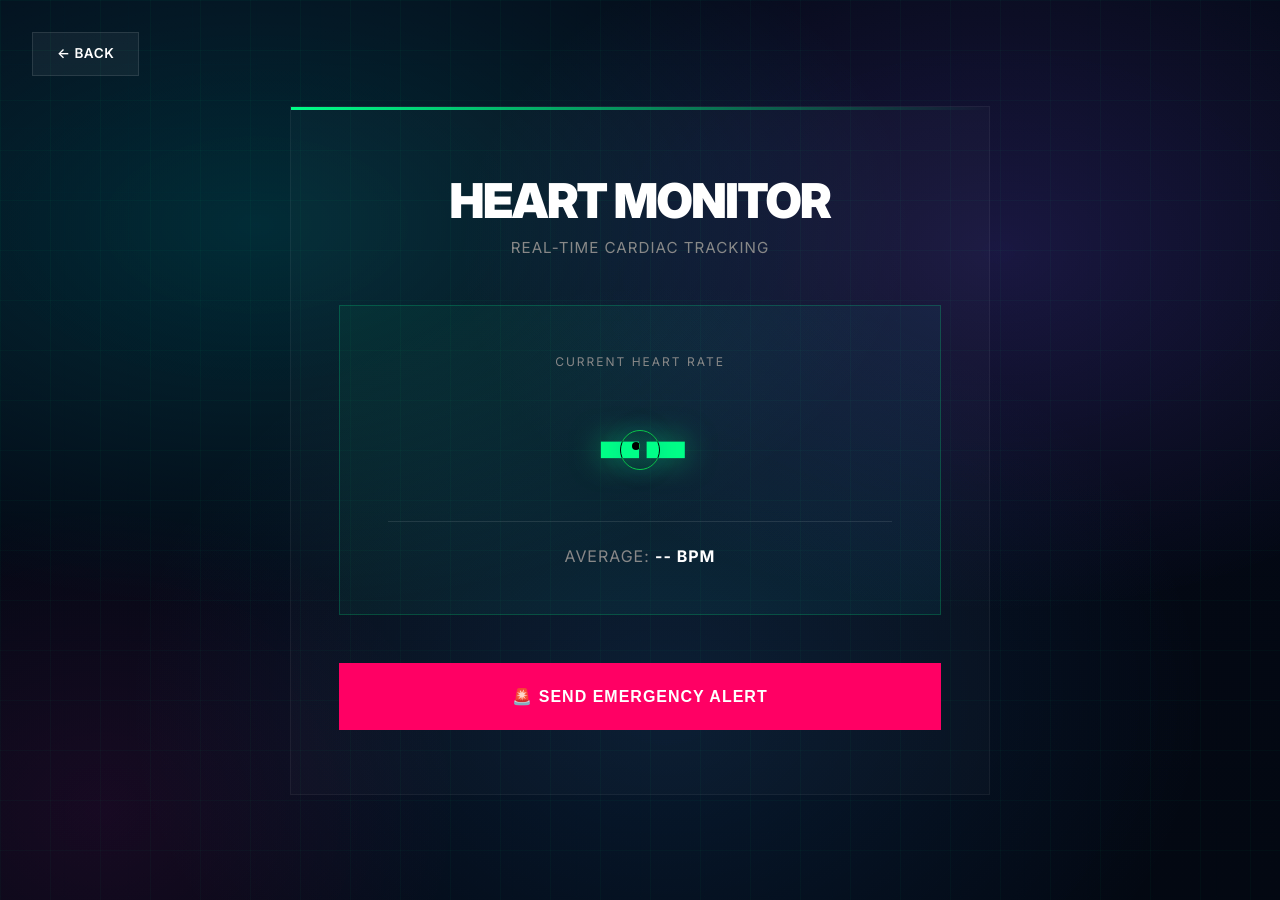
<file: frontend/LifeDot02/dashboard.html>
<!DOCTYPE html>
<html lang="en">
<head>
  <meta charset="UTF-8" />
  <meta name="viewport" content="width=device-width, initial-scale=1.0"/>
  <title>LifeDot — Heart Monitor</title>
  <link href="https://fonts.googleapis.com/css2?family=Inter:wght@300;400;500;600;700;800;900&display=swap" rel="stylesheet"/>
  <link rel="stylesheet" href="assets/css/immersive.css">
  <style>
    * {
      margin: 0;
      padding: 0;
      box-sizing: border-box;
    }

    :root {
      --bg-dark: #0a0a0a;
      --bg-darker: #050505;
      --text-white: #ffffff;
      --text-gray: #888888;
      --accent: #00ff88;
      --danger: #ff0064;
    }

    body {
      font-family: 'Inter', -apple-system, BlinkMacSystemFont, sans-serif;
      background: var(--bg-dark);
      color: var(--text-white);
      min-height: 100vh;
      display: flex;
      align-items: center;
      justify-content: center;
      padding: 2rem;
      cursor: none;
      overflow: hidden;
    }

    /* CUSTOM CURSOR */
    .cursor-dot {
      width: 8px;
      height: 8px;
      background: var(--accent);
      border-radius: 50%;
      position: fixed;
      pointer-events: none;
      z-index: 10000;
      transition: transform 0.15s ease;
      mix-blend-mode: difference;
      transform: translate(-50%, -50%);
    }
    
    .cursor-ring {
      width: 40px;
      height: 40px;
      border: 1px solid var(--accent);
      border-radius: 50%;
      position: fixed;
      pointer-events: none;
      z-index: 9999;
      transition: all 0.3s cubic-bezier(0.25, 0.46, 0.45, 0.94);
      mix-blend-mode: difference;
      transform: translate(-50%, -50%);
    }

    /* ANIMATED GRID BACKGROUND */
    .grid-bg {
      position: fixed;
      top: 0;
      left: 0;
      width: 100%;
      height: 100%;
      background-image: 
        linear-gradient(rgba(0, 255, 136, 0.03) 1px, transparent 1px),
        linear-gradient(90deg, rgba(0, 255, 136, 0.03) 1px, transparent 1px);
      background-size: 50px 50px;
      z-index: 0;
      animation: gridMove 20s linear infinite;
    }

    @keyframes gridMove {
      0% { transform: translate(0, 0); }
      100% { transform: translate(50px, 50px); }
    }

    /* PULSE EFFECT */
    .pulse-ring {
      position: fixed;
      top: 50%;
      left: 50%;
      transform: translate(-50%, -50%);
      width: 300px;
      height: 300px;
      border: 2px solid var(--accent);
      border-radius: 50%;
      opacity: 0;
      z-index: 0;
      animation: pulseRing 3s ease-out infinite;
    }

    .pulse-ring:nth-child(2) { animation-delay: 1s; }
    .pulse-ring:nth-child(3) { animation-delay: 2s; }

    @keyframes pulseRing {
      0% {
        transform: translate(-50%, -50%) scale(0.5);
        opacity: 0.5;
      }
      100% {
        transform: translate(-50%, -50%) scale(2);
        opacity: 0;
      }
    }

    /* CONTAINER */
    .container {
      position: relative;
      z-index: 1;
      max-width: 700px;
      width: 100%;
      background: rgba(255,255,255,0.02);
      border: 1px solid rgba(255,255,255,0.05);
      padding: 4rem 3rem;
      text-align: center;
      animation: slideIn 0.8s cubic-bezier(0.16, 1, 0.3, 1);
    }

    @keyframes slideIn {
      from {
        opacity: 0;
        transform: translateY(50px);
      }
      to {
        opacity: 1;
        transform: translateY(0);
      }
    }

    .container::before {
      content: '';
      position: absolute;
      top: 0;
      left: 0;
      width: 100%;
      height: 3px;
      background: linear-gradient(90deg, var(--accent), transparent);
    }

    /* HEADER */
    .header {
      margin-bottom: 3rem;
    }

    .header h1 {
      font-size: clamp(2rem, 4vw, 3rem);
      font-weight: 900;
      letter-spacing: -0.03em;
      margin-bottom: 0.5rem;
      text-transform: uppercase;
    }

    .header p {
      color: var(--text-gray);
      font-size: 0.95rem;
      text-transform: uppercase;
      letter-spacing: 1px;
    }

    /* BPM DISPLAY */
    .bpm-display {
      margin: 3rem 0;
      padding: 3rem;
      background: linear-gradient(135deg, rgba(0,255,136,0.05), rgba(0,221,255,0.05));
      border: 1px solid rgba(0,255,136,0.2);
      position: relative;
      overflow: hidden;
    }

    .bpm-display::before {
      content: '';
      position: absolute;
      top: 0;
      left: -100%;
      width: 100%;
      height: 100%;
      background: linear-gradient(90deg, transparent, rgba(0,255,136,0.1), transparent);
      animation: shimmer 3s ease infinite;
    }

    @keyframes shimmer {
      0% { left: -100%; }
      100% { left: 100%; }
    }

    .bpm-label {
      font-size: 0.75rem;
      text-transform: uppercase;
      letter-spacing: 2px;
      color: var(--text-gray);
      margin-bottom: 1rem;
    }

    .bpm-value {
      font-size: clamp(4rem, 10vw, 7rem);
      font-weight: 900;
      color: var(--accent);
      line-height: 1;
      letter-spacing: -0.05em;
      margin: 1rem 0;
      animation: pulse 2s ease infinite;
      text-shadow: 0 0 30px rgba(0, 255, 136, 0.5);
    }

    @keyframes pulse {
      0%, 100% { transform: scale(1); }
      50% { transform: scale(1.05); }
    }

    .bpm-average {
      margin-top: 1.5rem;
      padding-top: 1.5rem;
      border-top: 1px solid rgba(255,255,255,0.1);
      color: var(--text-gray);
      font-size: 1rem;
      text-transform: uppercase;
      letter-spacing: 1px;
    }

    .bpm-average span {
      color: var(--text-white);
      font-weight: 700;
    }

    /* EMERGENCY BUTTON */
    .emergency-btn {
      width: 100%;
      padding: 1.5rem;
      background: var(--danger);
      color: white;
      border: none;
      font-weight: 700;
      font-size: 1rem;
      cursor: none;
      transition: all 0.3s ease;
      text-transform: uppercase;
      letter-spacing: 1px;
      position: relative;
      overflow: hidden;
    }

    .emergency-btn::before {
      content: '';
      position: absolute;
      top: 50%;
      left: 50%;
      width: 0;
      height: 0;
      background: rgba(255,255,255,0.2);
      border-radius: 50%;
      transform: translate(-50%, -50%);
      transition: width 0.5s ease, height 0.5s ease;
    }

    .emergency-btn:hover::before {
      width: 400px;
      height: 400px;
    }

    .emergency-btn:hover {
      transform: scale(1.02);
    }

    .emergency-btn span {
      position: relative;
      z-index: 1;
    }

    /* STATUS MESSAGE */
    .status {
      margin-top: 1.5rem;
      padding: 1rem;
      font-weight: 600;
      font-size: 0.9rem;
      text-transform: uppercase;
      letter-spacing: 0.5px;
      display: none;
      animation: fadeIn 0.3s ease;
    }

    @keyframes fadeIn {
      from {
        opacity: 0;
        transform: translateY(-10px);
      }
      to {
        opacity: 1;
        transform: translateY(0);
      }
    }

    .status.success {
      background: rgba(0, 255, 136, 0.1);
      border: 1px solid var(--accent);
      color: var(--accent);
    }

    .status.error {
      background: rgba(255, 0, 100, 0.1);
      border: 1px solid var(--danger);
      color: var(--danger);
    }

    /* BACK BUTTON */
    .back-btn {
      position: fixed;
      top: 2rem;
      left: 2rem;
      padding: 0.8rem 1.5rem;
      background: rgba(255,255,255,0.05);
      border: 1px solid rgba(255,255,255,0.1);
      color: var(--text-white);
      font-size: 0.85rem;
      font-weight: 600;
      cursor: none;
      transition: all 0.3s ease;
      text-transform: uppercase;
      letter-spacing: 0.5px;
      text-decoration: none;
      z-index: 100;
    }

    .back-btn:hover {
      background: rgba(0,255,136,0.1);
      border-color: var(--accent);
      transform: translateX(-5px);
    }

    /* RESPONSIVE */
    @media (max-width: 768px) {
      body {
        cursor: auto;
      }

      .cursor-dot,
      .cursor-ring {
        display: none;
      }

      .container {
        padding: 2rem 1.5rem;
      }

      .bpm-display {
        padding: 2rem;
      }

      .back-btn {
        top: 1rem;
        left: 1rem;
        padding: 0.6rem 1rem;
        font-size: 0.8rem;
      }
    }
  </style>
</head>
<body>
  <div class="cursor-dot"></div>
  <div class="cursor-ring"></div>
  
  <div class="grid-bg"></div>
  <div class="pulse-ring"></div>
  <div class="pulse-ring"></div>
  <div class="pulse-ring"></div>

  <a href="home.html" class="back-btn">← Back</a>

  <div class="container">
    <div class="header">
      <h1>Heart Monitor</h1>
      <p>Real-time Cardiac Tracking</p>
    </div>
    
    <div class="bpm-display">
      <div class="bpm-label">Current Heart Rate</div>
      <div class="bpm-value" id="bpmValue">--</div>
      <div class="bpm-average">Average: <span id="avgBpm">-- BPM</span></div>
    </div>
    
    <button class="emergency-btn" onclick="sendEmergency()">
      <span>🚨 Send Emergency Alert</span>
    </button>
    
    <div class="status" id="statusMsg"></div>
  </div>

  <script src="assets/js/immersive.js"></script>
  <script>
    // BPM Monitoring
    const bpmValue = document.getElementById("bpmValue");
    const avgBpm = document.getElementById("avgBpm");
    const statusMsg = document.getElementById("statusMsg");

    async function fetchBpm() {
      try {
        const res = await fetch("https://lifedot.onrender.com/bpm");
        const data = await res.json();
        bpmValue.textContent = data.bpm;
        avgBpm.textContent = `${data.avg_bpm} BPM`;
      } catch (error) {
        bpmValue.textContent = "--";
        avgBpm.textContent = "-- BPM";
      }
    }

    async function sendEmergency() {
      if (!confirm("Are you sure you want to send an emergency alert?")) {
        return;
      }

      statusMsg.style.display = "block";
      statusMsg.className = "status";
      statusMsg.textContent = "Sending emergency email...";

      try {
        const res = await fetch("https://lifedot.onrender.com/emergency", { method: "POST" });
        const data = await res.json();

        if (data.success) {
          statusMsg.textContent = "✅ Emergency email sent successfully";
          statusMsg.classList.add("success");
        } else {
          statusMsg.textContent = "❌ Failed to send emergency email";
          statusMsg.classList.add("error");
        }
      } catch (error) {
        statusMsg.textContent = "⚠️ Server not reachable";
        statusMsg.classList.add("error");
      }

      setTimeout(() => {
        statusMsg.style.display = "none";
      }, 5000);
    }

    setInterval(fetchBpm, 1000);
    fetchBpm();
  </script>
</body>
</html>
</file>
<file: frontend/LifeDot02/assets/css/immersive.css>
/* LifeDot Immersive Theme
   Shared look & feel: gradients, glass, cursor, transitions.
*/

:root {
  color-scheme: dark;

  --ld-bg-0: #060a14;
  --ld-bg-1: #070b18;
  --ld-surface: rgba(10, 16, 30, 0.58);
  --ld-surface-2: rgba(10, 16, 30, 0.72);
  --ld-border: rgba(190, 240, 255, 0.14);
  --ld-border-strong: rgba(0, 255, 255, 0.35);

  --ld-text: rgba(255, 255, 255, 0.92);
  --ld-muted: rgba(190, 220, 255, 0.62);

  --ld-cyan: #00ffff;
  --ld-blue: #2aa3ff;
  --ld-violet: #7a5cff;
  --ld-magenta: #ff2bd6;
  --ld-green: #00ff88;
  --ld-danger: #ff0064;

  --ld-glow: 0 0 40px rgba(0, 255, 255, 0.22);
  --ld-shadow: 0 18px 70px rgba(0, 0, 0, 0.55);

  --ld-radius-lg: 26px;
  --ld-radius-pill: 999px;

  --ld-ease: cubic-bezier(0.16, 1, 0.3, 1);
  --ld-ease-soft: cubic-bezier(0.2, 0.8, 0.2, 1);
}

* { box-sizing: border-box; }

html {
  scroll-behavior: smooth;
  text-rendering: geometricPrecision;
  -webkit-font-smoothing: antialiased;
  -moz-osx-font-smoothing: grayscale;
}

body {
  background: var(--ld-bg-0);
  color: var(--ld-text);
}

/* Layered gradients (kept lightweight; no images) */
body::before {
  content: "";
  position: fixed;
  inset: 0;
  pointer-events: none;
  z-index: -2;
  background:
    radial-gradient(1200px 700px at 20% 25%, rgba(0, 255, 255, 0.14), transparent 55%),
    radial-gradient(900px 600px at 78% 28%, rgba(122, 92, 255, 0.18), transparent 60%),
    radial-gradient(900px 700px at 52% 78%, rgba(42, 163, 255, 0.12), transparent 60%),
    radial-gradient(650px 550px at 8% 90%, rgba(255, 43, 214, 0.08), transparent 55%),
    linear-gradient(180deg, var(--ld-bg-1), var(--ld-bg-0));
  filter: saturate(1.05) contrast(1.02);
}

/* Subtle grid/noise illusion */
body::after {
  content: "";
  position: fixed;
  inset: 0;
  pointer-events: none;
  z-index: -1;
  opacity: 0.08;
  background-image:
    linear-gradient(rgba(0, 255, 255, 0.08) 1px, transparent 1px),
    linear-gradient(90deg, rgba(0, 255, 255, 0.08) 1px, transparent 1px);
  background-size: 64px 64px;
  transform: translateZ(0);
}

.ld-glass {
  background: var(--ld-surface);
  border: 1px solid var(--ld-border);
  border-radius: var(--ld-radius-lg);
  box-shadow: var(--ld-shadow);
  backdrop-filter: blur(18px);
  -webkit-backdrop-filter: blur(18px);
}

.ld-glass--strong {
  background: var(--ld-surface-2);
  border-color: var(--ld-border-strong);
  box-shadow: var(--ld-shadow), var(--ld-glow);
}

.ld-pill {
  border-radius: var(--ld-radius-pill);
}

.ld-focus:focus-visible,
a:focus-visible,
button:focus-visible,
input:focus-visible,
select:focus-visible,
textarea:focus-visible {
  outline: 2px solid rgba(0, 255, 255, 0.7);
  outline-offset: 3px;
}

::selection {
  background: rgba(0, 255, 255, 0.18);
  color: rgba(255, 255, 255, 0.98);
}

/* Page transition overlay */
.ld-transition {
  position: fixed;
  inset: 0;
  z-index: 20000;
  pointer-events: none;
  opacity: 0;
  background:
    radial-gradient(900px 500px at 30% 20%, rgba(0, 255, 255, 0.16), transparent 58%),
    radial-gradient(800px 500px at 75% 75%, rgba(122, 92, 255, 0.18), transparent 60%),
    rgba(6, 10, 20, 0.82);
  backdrop-filter: blur(14px);
  -webkit-backdrop-filter: blur(14px);
  transition: opacity 420ms var(--ld-ease);
}

.ld-transition.is-active {
  opacity: 1;
}

/* Unified cursor (desktop only) */
@media (hover: hover) and (pointer: fine) {
  body { cursor: none; }
  a, button, input, textarea, select { cursor: none; }

  .cursor {
    position: fixed;
    width: 8px;
    height: 8px;
    background: color-mix(in srgb, var(--ld-cyan) 92%, white 8%);
    border-radius: 50%;
    pointer-events: none;
    z-index: 10000;
    transform: translate(-50%, -50%);
    box-shadow: 0 0 22px rgba(0, 255, 255, 0.75), 0 0 55px rgba(122, 92, 255, 0.25);
    mix-blend-mode: screen;
  }

  .cursor-ring {
    position: fixed;
    width: 32px;
    height: 32px;
    border: 1px solid rgba(0, 255, 255, 0.55);
    border-radius: 50%;
    pointer-events: none;
    z-index: 9999;
    transform: translate(-50%, -50%);
    transition: transform 280ms var(--ld-ease), width 280ms var(--ld-ease), height 280ms var(--ld-ease), border-color 280ms var(--ld-ease);
    mix-blend-mode: screen;
    box-shadow: 0 0 26px rgba(0, 255, 255, 0.12);
  }

  .cursor-ring.hover {
    width: 54px;
    height: 54px;
    border-color: rgba(255, 255, 255, 0.72);
    transform: translate(-50%, -50%) scale(1.02);
  }

  .cursor-ring[data-accent="danger"] {
    border-color: rgba(255, 0, 100, 0.75);
    box-shadow: 0 0 36px rgba(255, 0, 100, 0.25);
  }
}

@media (prefers-reduced-motion: reduce) {
  html { scroll-behavior: auto; }
  .ld-transition { transition: none; }
  .cursor, .cursor-ring { display: none !important; }
  body { cursor: auto; }
}
</file>
